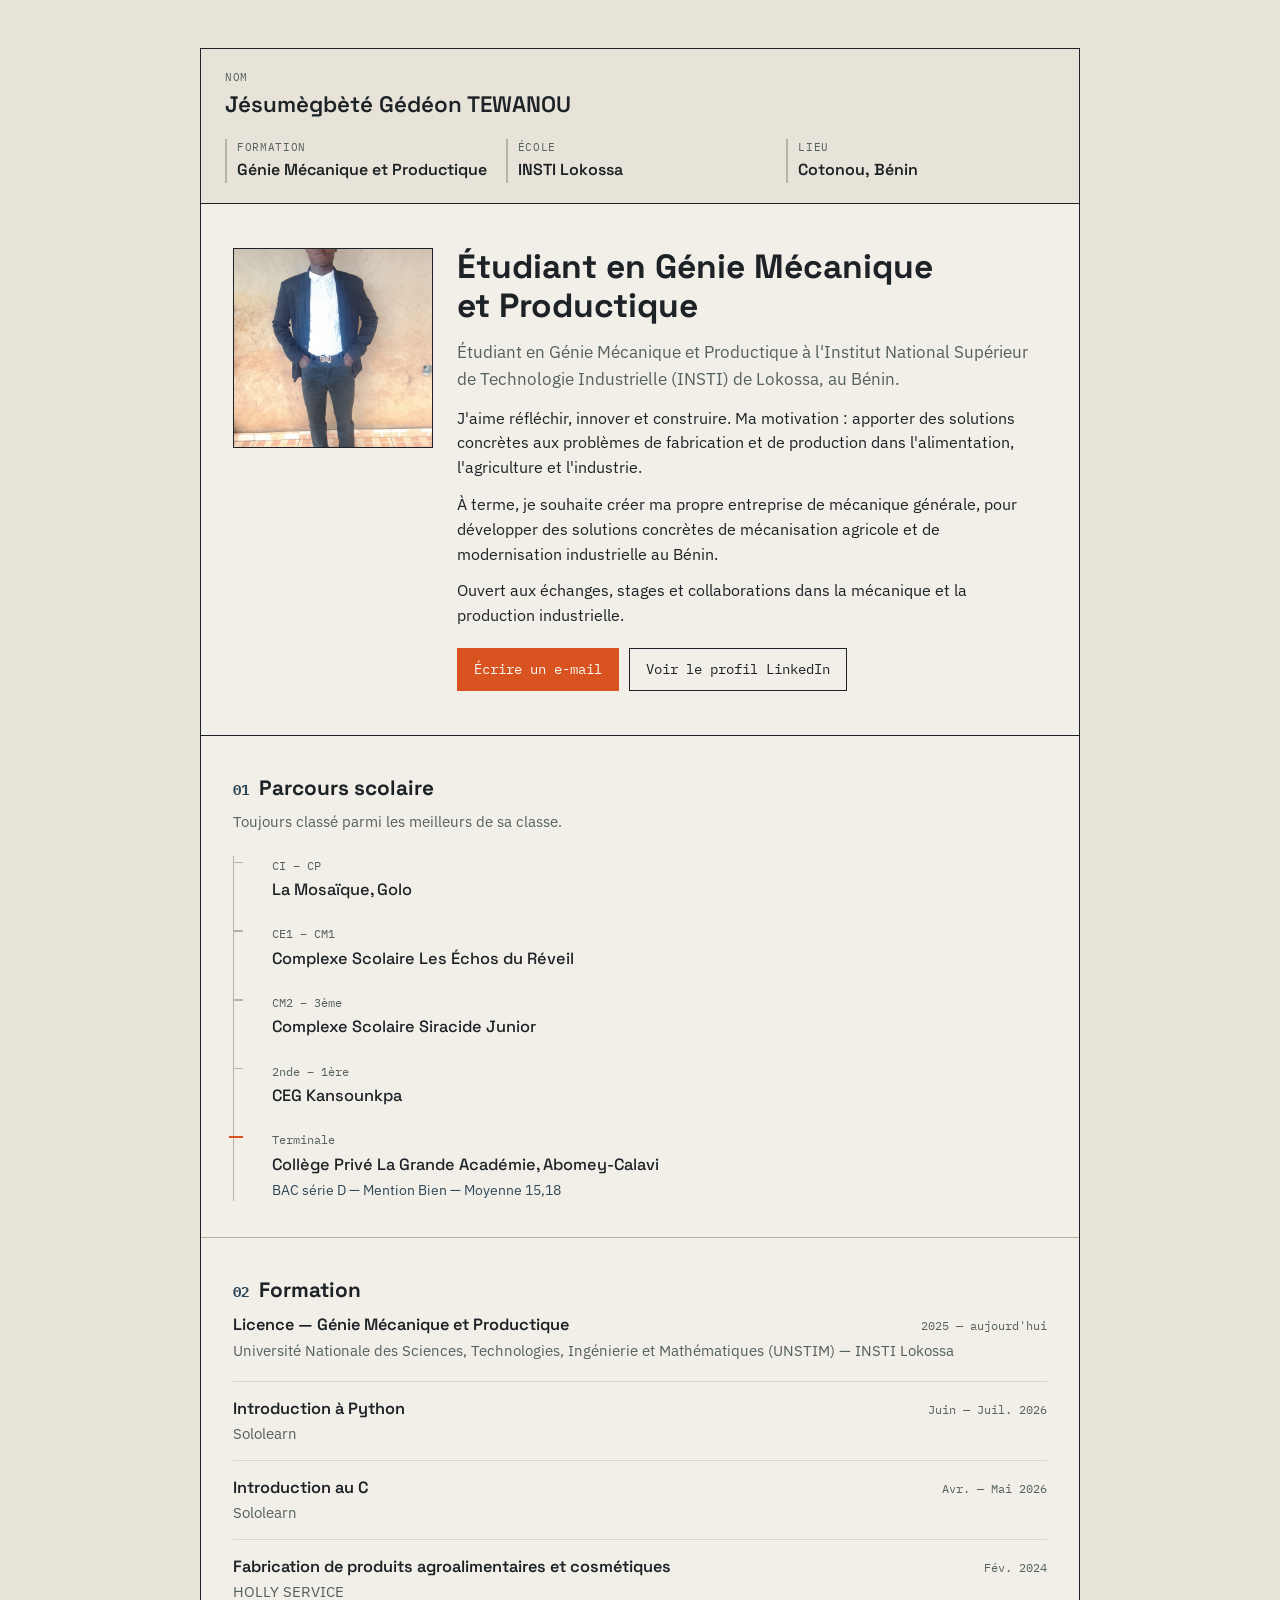
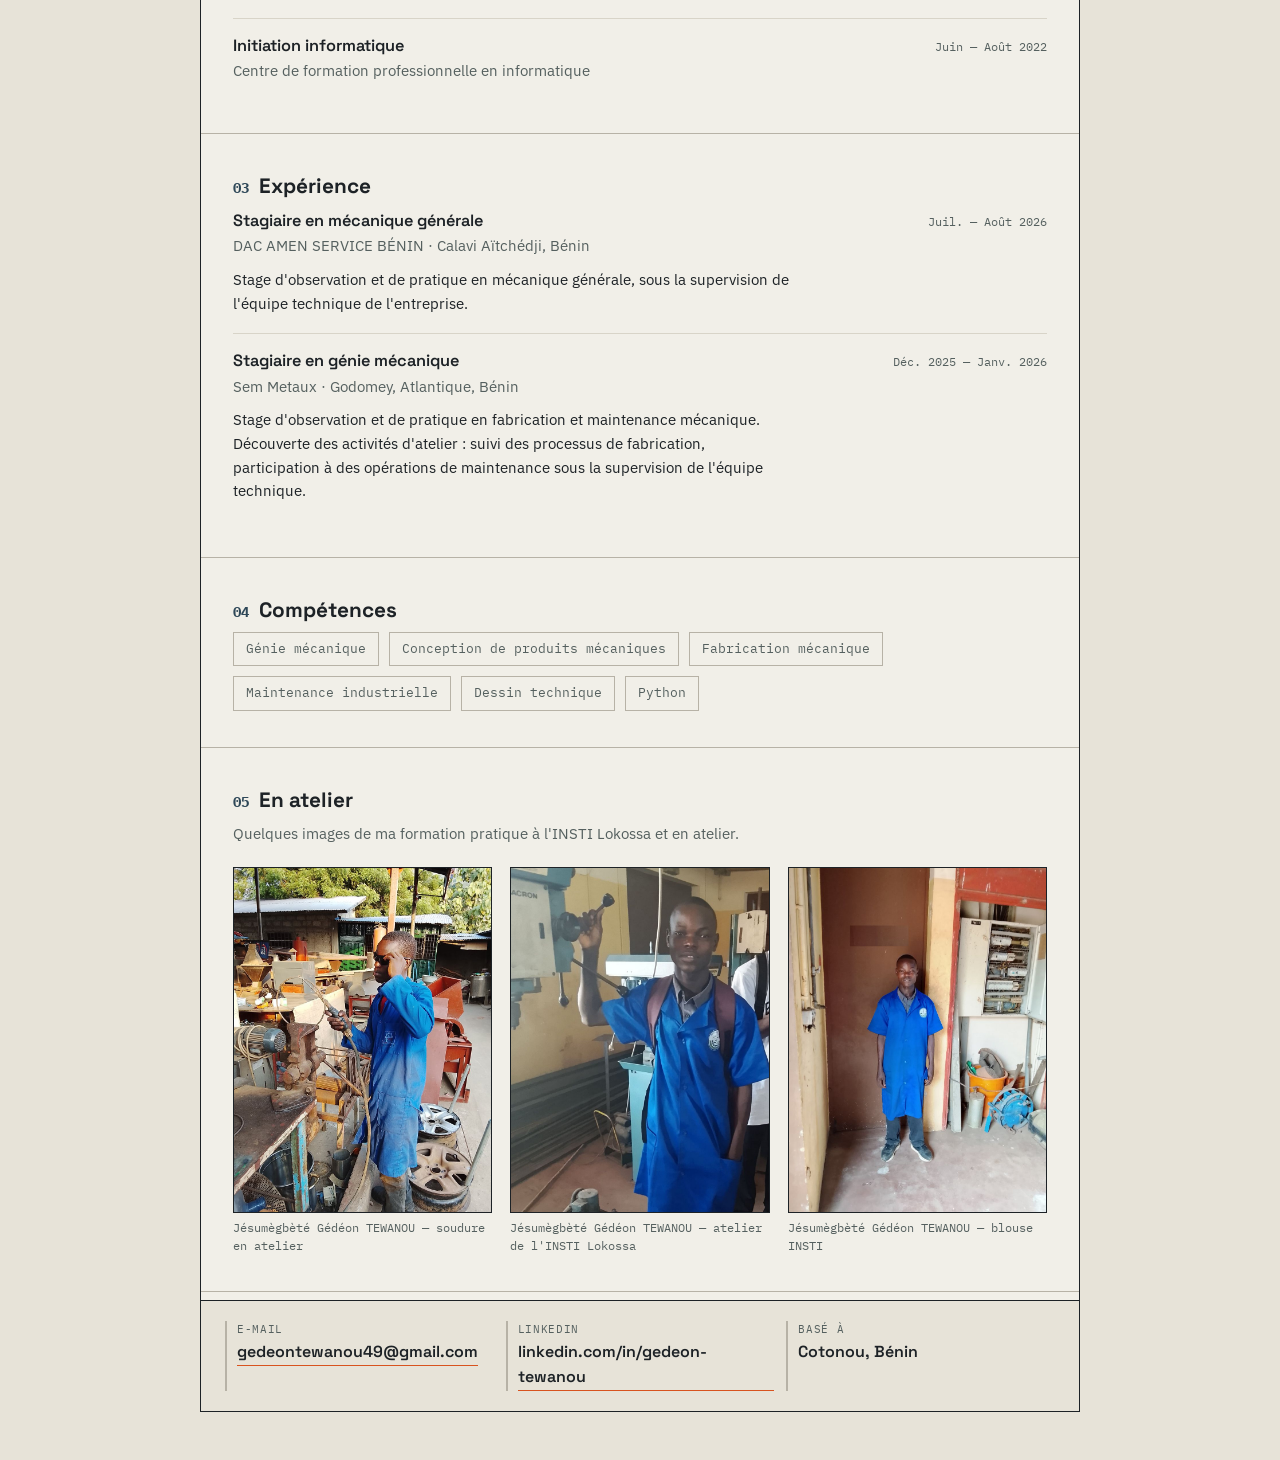
<file: index.html>
<!DOCTYPE html>
<html lang="fr">
<head>
<meta charset="UTF-8">
<meta name="viewport" content="width=device-width, initial-scale=1.0">
<title>Jésumègbèté Gédéon TEWANOU — Génie Mécanique et Productique</title>
<meta name="description" content="Jésumègbèté Gédéon TEWANOU, étudiant en Génie Mécanique et Productique à l'INSTI Lokossa (Bénin). Parcours, formation, expériences.">
<link rel="preconnect" href="https://fonts.googleapis.com">
<link rel="preconnect" href="https://fonts.gstatic.com" crossorigin>
<link href="https://fonts.googleapis.com/css2?family=Space+Grotesk:wght@400;500;600;700&family=IBM+Plex+Sans:wght@400;500;600&family=IBM+Plex+Mono:wght@400;500&display=swap" rel="stylesheet">
<link rel="stylesheet" href="style.css">
</head>
<body>

<div class="sheet">

  <!-- Cadre du dessin, comme sur un plan technique -->
  <header class="titleblock">
    <div class="titleblock-name">
      <span class="tb-label">Nom</span>
      <span class="tb-value">Jésumègbèté Gédéon TEWANOU</span>
    </div>
    <div class="titleblock-grid">
      <div>
        <span class="tb-label">Formation</span>
        <span class="tb-value">Génie Mécanique et Productique</span>
      </div>
      <div>
        <span class="tb-label">École</span>
        <span class="tb-value">INSTI Lokossa</span>
      </div>
      <div>
        <span class="tb-label">Lieu</span>
        <span class="tb-value">Cotonou, Bénin</span>
      </div>
    </div>
  </header>

  <!-- Portrait + présentation -->
  <section class="hero">
    <div class="hero-photo">
      <img src="photo.jpg" alt="Photo de Jésumègbèté Gédéon TEWANOU">
    </div>
    <div class="hero-text">
      <h1>Étudiant en Génie Mécanique<br>et Productique</h1>
      <p class="lede">
        Étudiant en Génie Mécanique et Productique à l'Institut National Supérieur
        de Technologie Industrielle (INSTI) de Lokossa, au Bénin.
      </p>
      <p>
        J'aime réfléchir, innover et construire. Ma motivation : apporter des solutions
        concrètes aux problèmes de fabrication et de production dans l'alimentation,
        l'agriculture et l'industrie.
      </p>
      <p>
        À terme, je souhaite créer ma propre entreprise de mécanique générale, pour
        développer des solutions concrètes de mécanisation agricole et de modernisation
        industrielle au Bénin.
      </p>
      <p>
        Ouvert aux échanges, stages et collaborations dans la mécanique et la production
        industrielle.
      </p>
      <div class="hero-links">
        <a href="mailto:gedeontewanou49@gmail.com" class="btn btn-primary">Écrire un e-mail</a>
        <a href="https://www.linkedin.com/in/gedeon-tewanou" class="btn btn-outline" target="_blank" rel="noopener">Voir le profil LinkedIn</a>
      </div>
    </div>
  </section>

  <!-- Parcours scolaire, présenté comme une ligne de cotation -->
  <section class="section">
    <h2><span class="section-no">01</span> Parcours scolaire</h2>
    <p class="section-note">Toujours classé parmi les meilleurs de sa classe.</p>

    <ol class="timeline">
      <li>
        <span class="tl-period">CI – CP</span>
        <span class="tl-name">La Mosaïque, Golo</span>
      </li>
      <li>
        <span class="tl-period">CE1 – CM1</span>
        <span class="tl-name">Complexe Scolaire Les Échos du Réveil</span>
      </li>
      <li>
        <span class="tl-period">CM2 – 3ème</span>
        <span class="tl-name">Complexe Scolaire Siracide Junior</span>
      </li>
      <li>
        <span class="tl-period">2nde – 1ère</span>
        <span class="tl-name">CEG Kansounkpa</span>
      </li>
      <li class="tl-highlight">
        <span class="tl-period">Terminale</span>
        <span class="tl-name">Collège Privé La Grande Académie, Abomey-Calavi</span>
        <span class="tl-detail">BAC série D — Mention Bien — Moyenne 15,18</span>
      </li>
    </ol>
  </section>

  <!-- Formation supérieure -->
  <section class="section">
    <h2><span class="section-no">02</span> Formation</h2>

    <div class="entry entry-main">
      <div class="entry-head">
        <span class="entry-title">Licence — Génie Mécanique et Productique</span>
        <span class="entry-date">2025 — aujourd'hui</span>
      </div>
      <span class="entry-org">Université Nationale des Sciences, Technologies, Ingénierie et Mathématiques (UNSTIM) — INSTI Lokossa</span>
    </div>

    <div class="entry">
      <div class="entry-head">
        <span class="entry-title">Introduction à Python</span>
        <span class="entry-date">Juin — Juil. 2026</span>
      </div>
      <span class="entry-org">Sololearn</span>
    </div>

    <div class="entry">
      <div class="entry-head">
        <span class="entry-title">Introduction au C</span>
        <span class="entry-date">Avr. — Mai 2026</span>
      </div>
      <span class="entry-org">Sololearn</span>
    </div>

    <div class="entry">
      <div class="entry-head">
        <span class="entry-title">Fabrication de produits agroalimentaires et cosmétiques</span>
        <span class="entry-date">Fév. 2024</span>
      </div>
      <span class="entry-org">HOLLY SERVICE</span>
    </div>

    <div class="entry">
      <div class="entry-head">
        <span class="entry-title">Initiation informatique</span>
        <span class="entry-date">Juin — Août 2022</span>
      </div>
      <span class="entry-org">Centre de formation professionnelle en informatique</span>
    </div>
  </section>

  <!-- Expérience -->
  <section class="section">
    <h2><span class="section-no">03</span> Expérience</h2>

    <div class="entry entry-main">
      <div class="entry-head">
        <span class="entry-title">Stagiaire en mécanique générale</span>
        <span class="entry-date">Juil. — Août 2026</span>
      </div>
      <span class="entry-org">DAC AMEN SERVICE BÉNIN · Calavi Aïtchédji, Bénin</span>
      <p class="entry-desc">
        Stage d'observation et de pratique en mécanique générale, sous la supervision
        de l'équipe technique de l'entreprise.
      </p>
    </div>

    <div class="entry entry-main">
      <div class="entry-head">
        <span class="entry-title">Stagiaire en génie mécanique</span>
        <span class="entry-date">Déc. 2025 — Janv. 2026</span>
      </div>
      <span class="entry-org">Sem Metaux · Godomey, Atlantique, Bénin</span>
      <p class="entry-desc">
        Stage d'observation et de pratique en fabrication et maintenance mécanique.
        Découverte des activités d'atelier : suivi des processus de fabrication,
        participation à des opérations de maintenance sous la supervision de l'équipe
        technique.
      </p>
    </div>
  </section>

  <!-- Compétences -->
  <section class="section">
    <h2><span class="section-no">04</span> Compétences</h2>
    <ul class="skills">
      <li>Génie mécanique</li>
      <li>Conception de produits mécaniques</li>
      <li>Fabrication mécanique</li>
      <li>Maintenance industrielle</li>
      <li>Dessin technique</li>
      <li>Python</li>
    </ul>
  </section>

  <!-- Galerie -->
  <section class="section">
    <h2><span class="section-no">05</span> En atelier</h2>
    <p class="section-note">Quelques images de ma formation pratique à l'INSTI Lokossa et en atelier.</p>
    <div class="gallery">
      <figure>
        <img src="atelier-1.jpg" loading="lazy" alt="Jésumègbèté Gédéon TEWANOU, étudiant en génie mécanique, en atelier de soudure">
        <figcaption>Jésumègbèté Gédéon TEWANOU — soudure en atelier</figcaption>
      </figure>
      <figure>
        <img src="atelier-2.jpg" loading="lazy" alt="Jésumègbèté Gédéon TEWANOU devant une perceuse à colonne à l'INSTI Lokossa">
        <figcaption>Jésumègbèté Gédéon TEWANOU — atelier de l'INSTI Lokossa</figcaption>
      </figure>
      <figure>
        <img src="atelier-3.jpg" loading="lazy" alt="Jésumègbèté Gédéon TEWANOU en blouse INSTI, étudiant en génie mécanique et productique">
        <figcaption>Jésumègbèté Gédéon TEWANOU — blouse INSTI</figcaption>
      </figure>
    </div>
  </section>

  <!-- Contact / pied de page, comme un cartouche de bas de plan -->
  <footer class="titleblock titleblock-footer">
    <div class="titleblock-grid">
      <div>
        <span class="tb-label">E-mail</span>
        <a class="tb-value tb-link" href="mailto:gedeontewanou49@gmail.com">gedeontewanou49@gmail.com</a>
      </div>
      <div>
        <span class="tb-label">LinkedIn</span>
        <a class="tb-value tb-link" href="https://www.linkedin.com/in/gedeon-tewanou" target="_blank" rel="noopener">linkedin.com/in/gedeon-tewanou</a>
      </div>
      <div>
        <span class="tb-label">Basé à</span>
        <span class="tb-value">Cotonou, Bénin</span>
      </div>
    </div>
  </footer>

</div>

</body>
</html>
</file>
<file: style.css>
/* ============================================================
   Tokens
   ============================================================ */
:root {
  --bg: #F1EFE8;
  --panel: #E7E3D8;
  --ink: #1D2226;
  --ink-soft: #55605F;
  --line: #B7B2A6;
  --line-soft: #D8D4C8;
  --accent: #D8531F;
  --accent-2: #2F4858;

  --font-display: "Space Grotesk", sans-serif;
  --font-body: "IBM Plex Sans", sans-serif;
  --font-mono: "IBM Plex Mono", monospace;
}

* { box-sizing: border-box; }

html { -webkit-text-size-adjust: 100%; }

body {
  margin: 0;
  background: var(--panel);
  color: var(--ink);
  font-family: var(--font-body);
  line-height: 1.55;
}

a { color: inherit; }

img { max-width: 100%; display: block; }

/* ============================================================
   Feuille : le conteneur principal, façon plan technique
   ============================================================ */
.sheet {
  max-width: 880px;
  margin: 24px auto;
  background: var(--bg);
  border: 1.5px solid var(--ink);
  padding: 0;
}

@media (min-width: 640px) {
  .sheet { margin: 48px auto; }
}

/* ============================================================
   Cartouche (titleblock) — haut et bas, comme sur un plan
   ============================================================ */
.titleblock {
  border-bottom: 1.5px solid var(--ink);
  padding: 20px 24px;
  background: var(--panel);
}

.titleblock-footer {
  border-top: 1.5px solid var(--ink);
  border-bottom: none;
  margin-top: 8px;
}

.titleblock-name {
  display: flex;
  flex-direction: column;
  gap: 2px;
  margin-bottom: 16px;
}

.titleblock-grid {
  display: grid;
  grid-template-columns: 1fr;
  gap: 12px;
}

@media (min-width: 560px) {
  .titleblock-grid { grid-template-columns: repeat(3, 1fr); }
}

.titleblock-grid > div {
  display: flex;
  flex-direction: column;
  gap: 2px;
  padding-left: 10px;
  border-left: 2px solid var(--line);
}

.tb-label {
  font-family: var(--font-mono);
  font-size: 0.7rem;
  letter-spacing: 0.06em;
  text-transform: uppercase;
  color: var(--ink-soft);
}

.tb-value {
  font-family: var(--font-display);
  font-weight: 600;
  font-size: 1rem;
  color: var(--ink);
}

.titleblock-name .tb-value {
  font-size: 1.4rem;
}

.tb-link {
  text-decoration: none;
  border-bottom: 1px solid var(--accent);
  width: fit-content;
}

/* ============================================================
   Hero
   ============================================================ */
.hero {
  display: grid;
  grid-template-columns: 1fr;
  gap: 24px;
  padding: 32px 24px;
  border-bottom: 1.5px solid var(--ink);
}

@media (min-width: 640px) {
  .hero {
    grid-template-columns: 200px 1fr;
    padding: 44px 32px;
  }
}

.hero-photo img {
  width: 148px;
  height: 148px;
  object-fit: cover;
  border: 1.5px solid var(--ink);
}

@media (min-width: 640px) {
  .hero-photo img { width: 100%; height: auto; aspect-ratio: 1 / 1; }
}

.hero h1 {
  font-family: var(--font-display);
  font-size: clamp(1.6rem, 4vw, 2.1rem);
  line-height: 1.15;
  margin: 0 0 14px;
}

.hero .lede {
  font-size: 1.05rem;
  color: var(--ink-soft);
  margin: 0 0 14px;
}

.hero p { margin: 0 0 12px; max-width: 62ch; }

.hero-links {
  display: flex;
  flex-wrap: wrap;
  gap: 10px;
  margin-top: 20px;
}

.btn {
  display: inline-block;
  font-family: var(--font-mono);
  font-size: 0.85rem;
  padding: 10px 16px;
  text-decoration: none;
  border: 1.5px solid var(--ink);
}

.btn-primary {
  background: var(--accent);
  border-color: var(--accent);
  color: #FBF9F4;
}

.btn-outline {
  background: transparent;
  color: var(--ink);
}

/* ============================================================
   Sections
   ============================================================ */
.section {
  padding: 32px 24px;
  border-bottom: 1.5px solid var(--line);
}

@media (min-width: 640px) {
  .section { padding: 36px 32px; }
}

.section h2 {
  font-family: var(--font-display);
  font-size: 1.3rem;
  display: flex;
  align-items: baseline;
  gap: 10px;
  margin: 0 0 6px;
}

.section-no {
  font-family: var(--font-mono);
  font-size: 0.85rem;
  color: var(--accent-2);
}

.section-note {
  color: var(--ink-soft);
  margin: 0 0 22px;
  font-size: 0.95rem;
}

/* ============================================================
   Timeline — parcours scolaire, façon ligne de cotation
   ============================================================ */
.timeline {
  list-style: none;
  margin: 0;
  padding: 0 0 0 18px;
  border-left: 1.5px solid var(--line);
}

.timeline li {
  position: relative;
  padding: 0 0 22px 20px;
  display: flex;
  flex-direction: column;
  gap: 2px;
}

.timeline li::before {
  content: "";
  position: absolute;
  left: -19.5px;
  top: 6px;
  width: 10px;
  height: 1.5px;
  background: var(--line);
}

.timeline li:last-child { padding-bottom: 0; }

.timeline li.tl-highlight::before { background: var(--accent); width: 14px; left: -23.5px; }

.tl-period {
  font-family: var(--font-mono);
  font-size: 0.78rem;
  color: var(--ink-soft);
}

.tl-name {
  font-family: var(--font-display);
  font-weight: 500;
  font-size: 1.02rem;
}

.tl-detail {
  font-size: 0.9rem;
  color: var(--accent-2);
}

/* ============================================================
   Entries — formation / expérience
   ============================================================ */
.entry {
  padding: 14px 0;
  border-top: 1px solid var(--line-soft);
}

.entry:first-of-type { border-top: none; padding-top: 0; }

.entry-head {
  display: flex;
  flex-wrap: wrap;
  justify-content: space-between;
  align-items: baseline;
  gap: 6px 16px;
}

.entry-title {
  font-family: var(--font-display);
  font-weight: 600;
  font-size: 1.02rem;
}

.entry-date {
  font-family: var(--font-mono);
  font-size: 0.78rem;
  color: var(--ink-soft);
  white-space: nowrap;
}

.entry-org {
  display: block;
  font-size: 0.92rem;
  color: var(--ink-soft);
  margin-top: 2px;
}

.entry-desc {
  margin: 10px 0 0;
  font-size: 0.95rem;
  max-width: 62ch;
}

.entry-main { padding-bottom: 18px; }

/* ============================================================
   Compétences
   ============================================================ */
.skills {
  list-style: none;
  margin: 0;
  padding: 0;
  display: flex;
  flex-wrap: wrap;
  gap: 10px;
}

.skills li {
  font-family: var(--font-mono);
  font-size: 0.82rem;
  padding: 6px 12px;
  border: 1px solid var(--line);
  color: var(--ink-soft);
}

/* ============================================================
   Galerie
   ============================================================ */
.gallery {
  display: grid;
  grid-template-columns: 1fr;
  gap: 18px;
  margin-top: 18px;
}

@media (min-width: 640px) {
  .gallery { grid-template-columns: repeat(3, 1fr); }
}

.gallery figure { margin: 0; }

.gallery img {
  width: 100%;
  aspect-ratio: 3 / 4;
  object-fit: cover;
  border: 1.5px solid var(--ink);
}

.gallery figcaption {
  font-family: var(--font-mono);
  font-size: 0.72rem;
  color: var(--ink-soft);
  margin-top: 6px;
}

/* ============================================================
   Accessibilité
   ============================================================ */
a:focus-visible,
.btn:focus-visible {
  outline: 2px solid var(--accent-2);
  outline-offset: 2px;
}

@media (prefers-reduced-motion: reduce) {
  * { transition: none !important; animation: none !important; }
}
</file>
